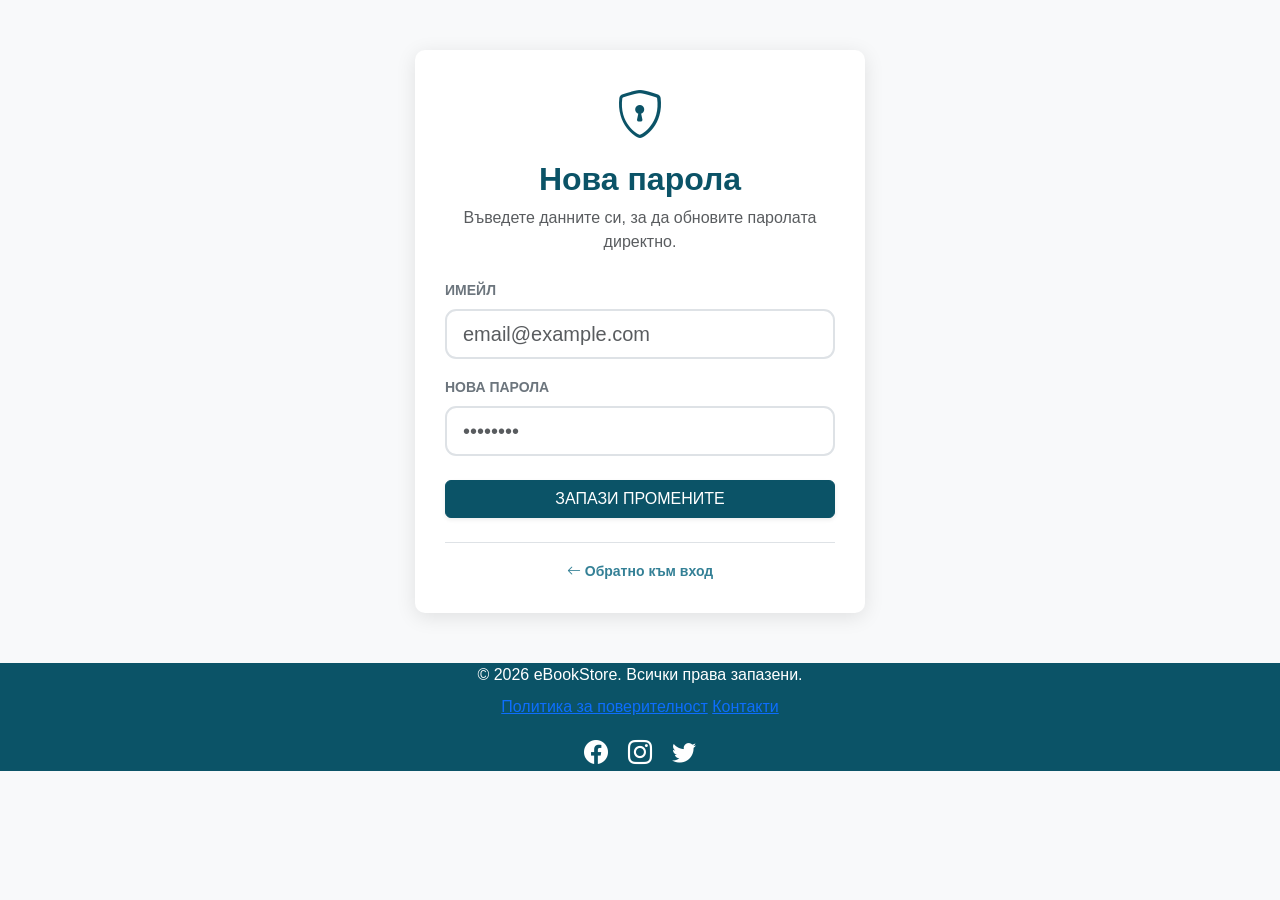
<file: Public/forgotten_password.html>
<!DOCTYPE html>
<html lang="bg">
<head>
    <meta charset="utf-8">
    <meta name="viewport" content="width=device-width, initial-scale=1">
    <title>Възстановяване на парола - eBookStore</title>
    <link href="https://cdn.jsdelivr.net/npm/bootstrap@5.3.0/dist/css/bootstrap.min.css" rel="stylesheet">
    <link rel="stylesheet" href="https://cdn.jsdelivr.net/npm/bootstrap-icons@1.10.5/font/bootstrap-icons.css">
    <link rel="stylesheet" href="css/style2.css">
</head>
<body>

    <main>
        <div class="card login-card">
            
            <div id="formContent">
                <div class="text-center mb-4">
                    <i class="bi bi-shield-lock" style="font-size: 3rem; color: #0b5367;"></i>
                    <h2 class="fw-bold mt-2" style="color: #0b5367;">Нова парола</h2>
                    <p class="text-muted">Въведете данните си, за да обновите паролата директно.</p>
                </div>

                <form onsubmit="return simulateSuccess(event)">
                    <div class="mb-3 text-start">
                        <label class="form-label fw-bold text-secondary small uppercase">ИМЕЙЛ</label>
                        <input type="email" class="form-control form-control-lg border-2" 
                               style="border-radius: 0.7rem;" placeholder="email@example.com" required>
                    </div>

                    <div class="mb-4 text-start">
                        <label class="form-label fw-bold text-secondary small uppercase">НОВА ПАРОЛА</label>
                        <input type="password" class="form-control form-control-lg border-2" 
                               style="border-radius: 0.7rem;" placeholder="••••••••" required minlength="6">
                    </div>

                    <button type="submit" class="btn btn-action w-100 shadow-sm">ЗАПАЗИ ПРОМЕНИТЕ</button>
                </form>
            </div>

            <div id="successContent" style="display: none;" class="text-center">
                <i class="bi bi-check-circle-fill" style="font-size: 4rem; color: #28a745;"></i>
                <h2 class="fw-bold mt-3" style="color: #0b5367;">Успешно!</h2>
                <p class="text-muted">Вашата парола е обновена в системата.</p>
                <a href="login.html" class="btn btn-outline-secondary w-100 mt-3" style="border-radius: 0.75rem;">Към вход</a>
            </div>

            <div class="text-center mt-4 border-top pt-3">
                <a href="login.html" class="text-decoration-none small fw-bold" style="color: #348096;">
                    <i class="bi bi-arrow-left"></i> Обратно към вход
                </a>
            </div>
        </div>
    </main>

    <!-- Изчистен Фуутър -->
    <footer>
        <div class="container">
            <p class="mb-2">&copy; 2026 eBookStore. Всички права запазени.</p>
            <div class="footer-links mb-3">
                <a href="#">Политика за поверителност</a>
                <a href="#">Контакти</a>
            </div>
            <div class="social-icons">
                <a href="#" class="text-white me-3 fs-4"><i class="bi bi-facebook"></i></a>
                <a href="#" class="text-white me-3 fs-4"><i class="bi bi-instagram"></i></a>
                <a href="#" class="text-white fs-4"><i class="bi bi-twitter"></i></a>
            </div>
        </div>
    </footer>

    <script>
        function simulateSuccess(e) {
            e.preventDefault();
            document.getElementById('formContent').style.display = 'none';
            document.getElementById('successContent').style.display = 'block';
            return false;
        }
    </script>

</body>
</html>
</file>
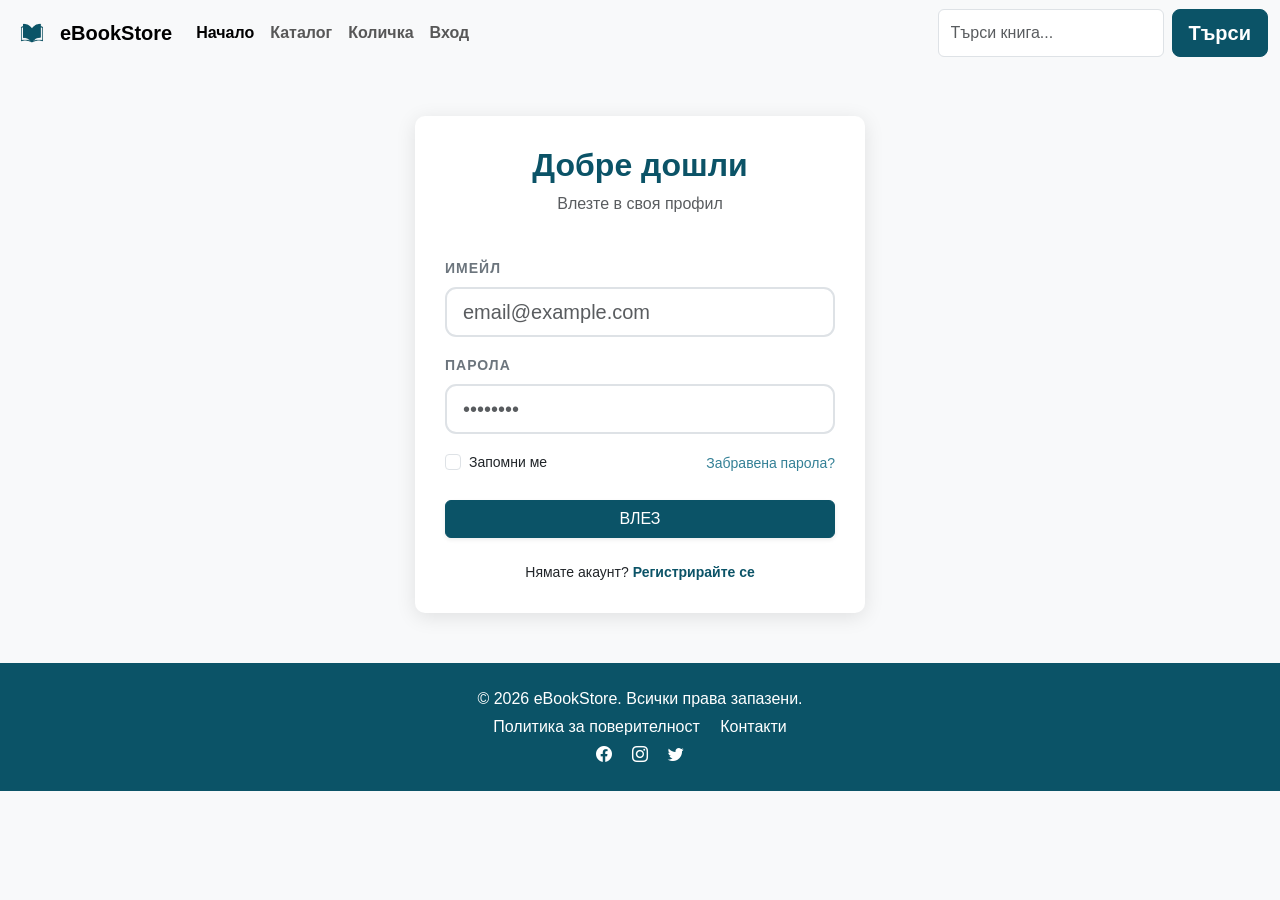
<file: Public/login.html>
<!DOCTYPE html>
<html lang="bg">
<head>
    <meta charset="utf-8">
    <meta name="viewport" content="width=device-width, initial-scale=1">
    <title>Вход - eBookStore</title>
    <link href="https://cdn.jsdelivr.net/npm/bootstrap@5.3.0/dist/css/bootstrap.min.css" rel="stylesheet">
    <link rel="stylesheet" href="https://cdn.jsdelivr.net/npm/bootstrap-icons@1.10.5/font/bootstrap-icons.css">
    <link rel="stylesheet" href="css/style2.css">
</head>
<body>

    <nav class="navbar navbar-expand-lg bg-body-tertiary">
        <div class="container-fluid">
            <a class="navbar-brand fw-bold d-flex align-items-center" href="index.html">
                <img src="images/logo-eBookStore.png" alt="Logo" width="40" class="me-2">
                eBookStore
            </a>
            <button class="navbar-toggler" type="button" data-bs-toggle="collapse"
                data-bs-target="#navbarSupportedContent" aria-controls="navbarSupportedContent" aria-expanded="false"
                aria-label="Toggle navigation">
                <span class="navbar-toggler-icon"></span>
            </button>
            <div class="collapse navbar-collapse" id="navbarSupportedContent">
                <ul class="navbar-nav me-auto mb-2 mb-lg-0">
                    <li class="nav-item">
                        <a class="nav-link active  fw-bold" aria-current="page" href="index.html">Начало</a>
                    </li>
                    <li class="nav-item">
                        <a class="nav-link fw-bold" href="books_catalog.html">Каталог</a>
                    </li>
                    <li class="nav-item">
                        <a class="nav-link fw-bold" href="#">Количка</a>
                    </li>
                    <li class="nav-item">
                        <a class="nav-link fw-bold" href="#">Вход</a>
                    </li>
                </ul>
                <form class="d-flex" role="search">
                    <input class="form-control me-2" type="search" placeholder="Търси книга..." aria-label="Search" />
                    <button class="btn btn-action btn-search btn-lg" type="submit"
                        style="font-weight:700;">Търси</button>
                </form>
            </div>
        </div>
    </nav>

    <main>
        <div class="card login-card">
            <div class="text-center mb-4">
                <h2 class="fw-bold" style="color: #0b5367; font-size: 2rem;">Добре дошли</h2>
                <p class="text-muted">Влезте в своя профил</p>
            </div>

            <form>
                <div class="mb-3">
                    <label class="form-label fw-bold text-secondary small uppercase" style="letter-spacing: 1px;">ИМЕЙЛ</label>
                    <input type="email" class="form-control form-control-lg border-2" style="border-radius: 0.7rem;" placeholder="email@example.com">
                </div>

                <div class="mb-3">
                    <label class="form-label fw-bold text-secondary small uppercase" style="letter-spacing: 1px;">ПАРОЛА</label>
                    <input type="password" class="form-control form-control-lg border-2" style="border-radius: 0.7rem;" placeholder="••••••••">
                </div>

                <div class="d-flex justify-content-between align-items-center mb-4">
                    <div class="form-check">
                        <input class="form-check-input" type="checkbox" id="rem">
                        <label class="form-check-label small" for="rem">Запомни ме</label>
                    </div>
                    <a href="forgotten_password.html" class="small text-decoration-none" style="color: #348096;">Забравена парола?</a>
                </div>

                <button type="submit" class="btn btn-action w-100 shadow-sm">ВЛЕЗ</button>
            </form>

            <div class="text-center mt-4">
                <p class="small mb-0">Нямате акаунт? <a href="registr.html" class="fw-bold text-decoration-none" style="color: #0b5367;">Регистрирайте се</a></p>
            </div>
        </div>
    </main>

    <footer class="text-white py-4 mt-5">
        <p class="mb-1">&copy; 2026 eBookStore. Всички права запазени.</p>
        <p class="mb-1">
            <a href="#" class="text-white me-3 text-decoration-none">Политика за поверителност</a>
            <a href="#" class="text-white text-decoration-none">Контакти</a>
        </p>
        <p class="mb-0">
            <a href="#" class="text-white me-3"><i class="bi bi-facebook"></i></a>
            <a href="#" class="text-white me-3"><i class="bi bi-instagram"></i></a>
            <a href="#" class="text-white"><i class="bi bi-twitter"></i></a>
        </p>
    </footer>

    <script src="https://cdn.jsdelivr.net/npm/bootstrap@5.3.0/dist/js/bootstrap.bundle.min.js"></script>
</body>
</html>
</file>
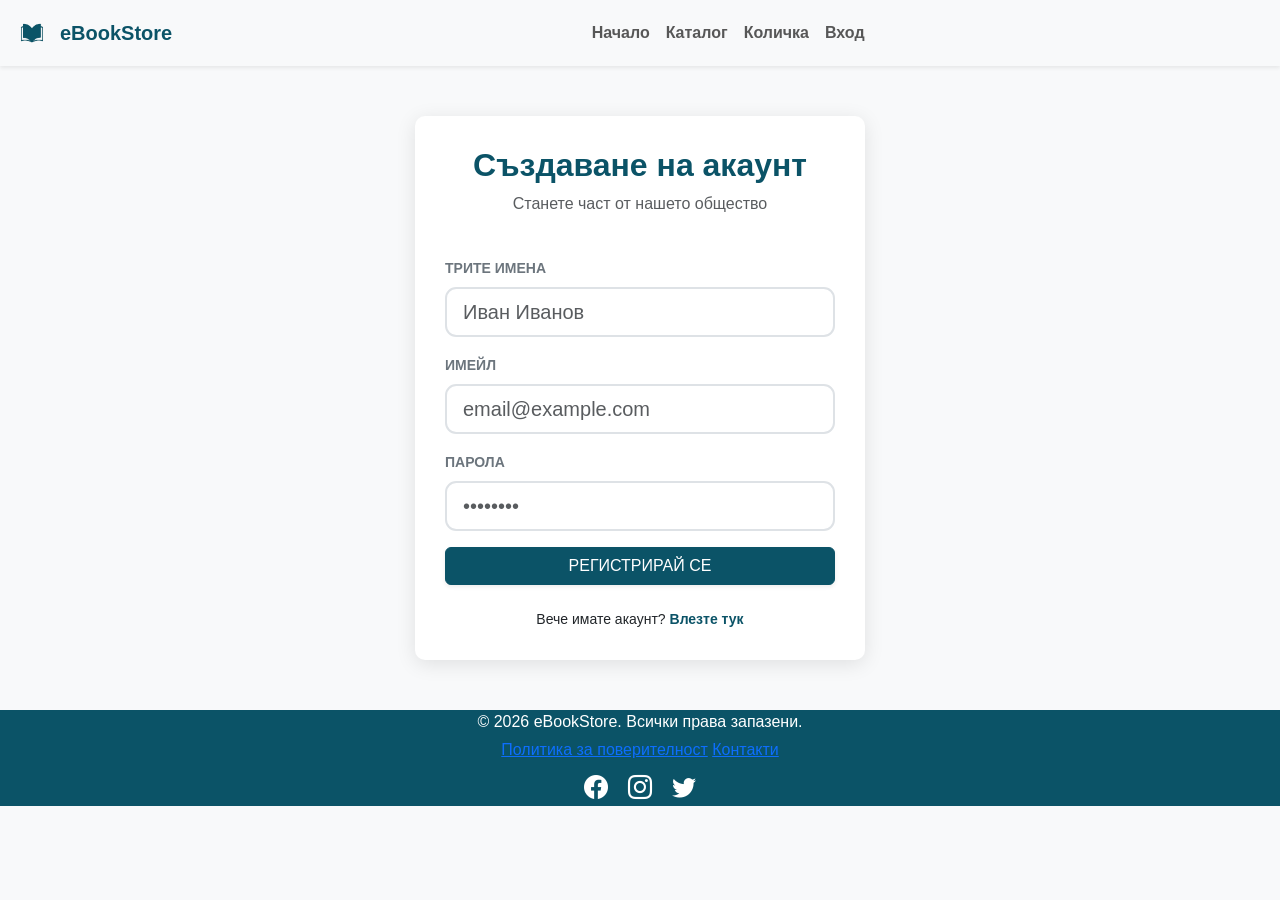
<file: Public/registr.html>
<!DOCTYPE html>
<html lang="bg">
<head>
    <meta charset="utf-8">
    <meta name="viewport" content="width=device-width, initial-scale=1">
    <title>Регистрация - eBookStore</title>
    <link href="https://cdn.jsdelivr.net/npm/bootstrap@5.3.0/dist/css/bootstrap.min.css" rel="stylesheet">
    <link rel="stylesheet" href="https://cdn.jsdelivr.net/npm/bootstrap-icons@1.10.5/font/bootstrap-icons.css">
    <link rel="stylesheet" href="css/style2.css">
</head>
<body>

    <nav class="navbar navbar-expand-lg shadow-sm">
        <div class="container-fluid">
            <a class="navbar-brand fw-bold d-flex align-items-center" href="index.html">
                <img src="images/logo-eBookStore.png" alt="Logo" width="40" class="me-2">
                <span style="color: #0b5367;">eBookStore</span>
            </a>
            <div class="collapse navbar-collapse justify-content-center">
                <ul class="navbar-nav">
                    <li class="nav-item"><a class="nav-link fw-bold" href="index.html">Начало</a></li>
                    <li class="nav-item"><a class="nav-link fw-bold" href="books_catalog.html">Каталог</a></li>
                    <li class="nav-item"><a class="nav-link fw-bold" href="#">Количка</a></li>
                    <li class="nav-item"><a class="nav-link fw-bold" href="login.html">Вход</a></li>
                </ul>
            </div>
        </div>
    </nav>

    <main>
        <div class="card login-card">
            <div class="text-center mb-4">
                <h2 class="fw-bold" style="color: #0b5367; font-size: 2rem;">Създаване на акаунт</h2>
                <p class="text-muted">Станете част от нашето общество</p>
            </div>

            <form>
                <div class="mb-3">
                    <label class="form-label fw-bold text-secondary small uppercase">ТРИТЕ ИМЕНА</label>
                    <input type="text" class="form-control form-control-lg border-2" style="border-radius: 0.7rem;" placeholder="Иван Иванов">
                </div>

                <div class="mb-3">
                    <label class="form-label fw-bold text-secondary small uppercase">ИМЕЙЛ</label>
                    <input type="email" class="form-control form-control-lg border-2" style="border-radius: 0.7rem;" placeholder="email@example.com">
                </div>

                <div class="mb-3">
                    <label class="form-label fw-bold text-secondary small uppercase">ПАРОЛА</label>
                    <input type="password" class="form-control form-control-lg border-2" style="border-radius: 0.7rem;" placeholder="••••••••">
                </div>

                <button type="submit" class="btn btn-action w-100 shadow-sm">РЕГИСТРИРАЙ СЕ</button>
            </form>

            <div class="text-center mt-4">
                <p class="small mb-0">Вече имате акаунт? <a href="login.html" class="fw-bold text-decoration-none" style="color: #0b5367;">Влезте тук</a></p>
            </div>
        </div>
    </main>

    <footer>
        <div class="container">
            <p class="mb-1">&copy; 2026 eBookStore. Всички права запазени.</p>
            <div class="footer-links mb-2">
                <a href="#">Политика за поверителност</a>
                <a href="#">Контакти</a>
            </div>
            <div class="social-icons">
                <a href="#" class="text-white me-3 fs-4"><i class="bi bi-facebook"></i></a>
                <a href="#" class="text-white me-3 fs-4"><i class="bi bi-instagram"></i></a>
                <a href="#" class="text-white fs-4"><i class="bi bi-twitter"></i></a>
            </div>
        </div>
    </footer>

    <script src="https://cdn.jsdelivr.net/npm/bootstrap@5.3.0/dist/js/bootstrap.bundle.min.js"></script>
</body>
</html>
</file>
<file: Public/css/style2.css>
/* Styles for login, registration, and forgotten password pages */

body {
    background-color: #f8f9fa; /* Light gray background */
    font-family: 'Segoe UI', Tahoma, Geneva, Verdana, sans-serif;
}

.login-card {
    max-width: 450px;
    margin: 50px auto;
    padding: 30px;
    border: none;
    border-radius: 10px;
    box-shadow: 0 4px 20px rgba(0, 0, 0, 0.1);
    background-color: white;
}

.login-card h2 {
    color: #0b5367;
}

.btn-action {
    background-color: #0b5367;
    border-color: #0b5367;
    color: white;
}

.btn-action:hover {
    background-color: #348096;
    border-color: #348096;
}

.uppercase {
    text-transform: uppercase;
}

footer {
    background-color: #0b5367;
    color: white;
    text-align: center;
}
</file>
